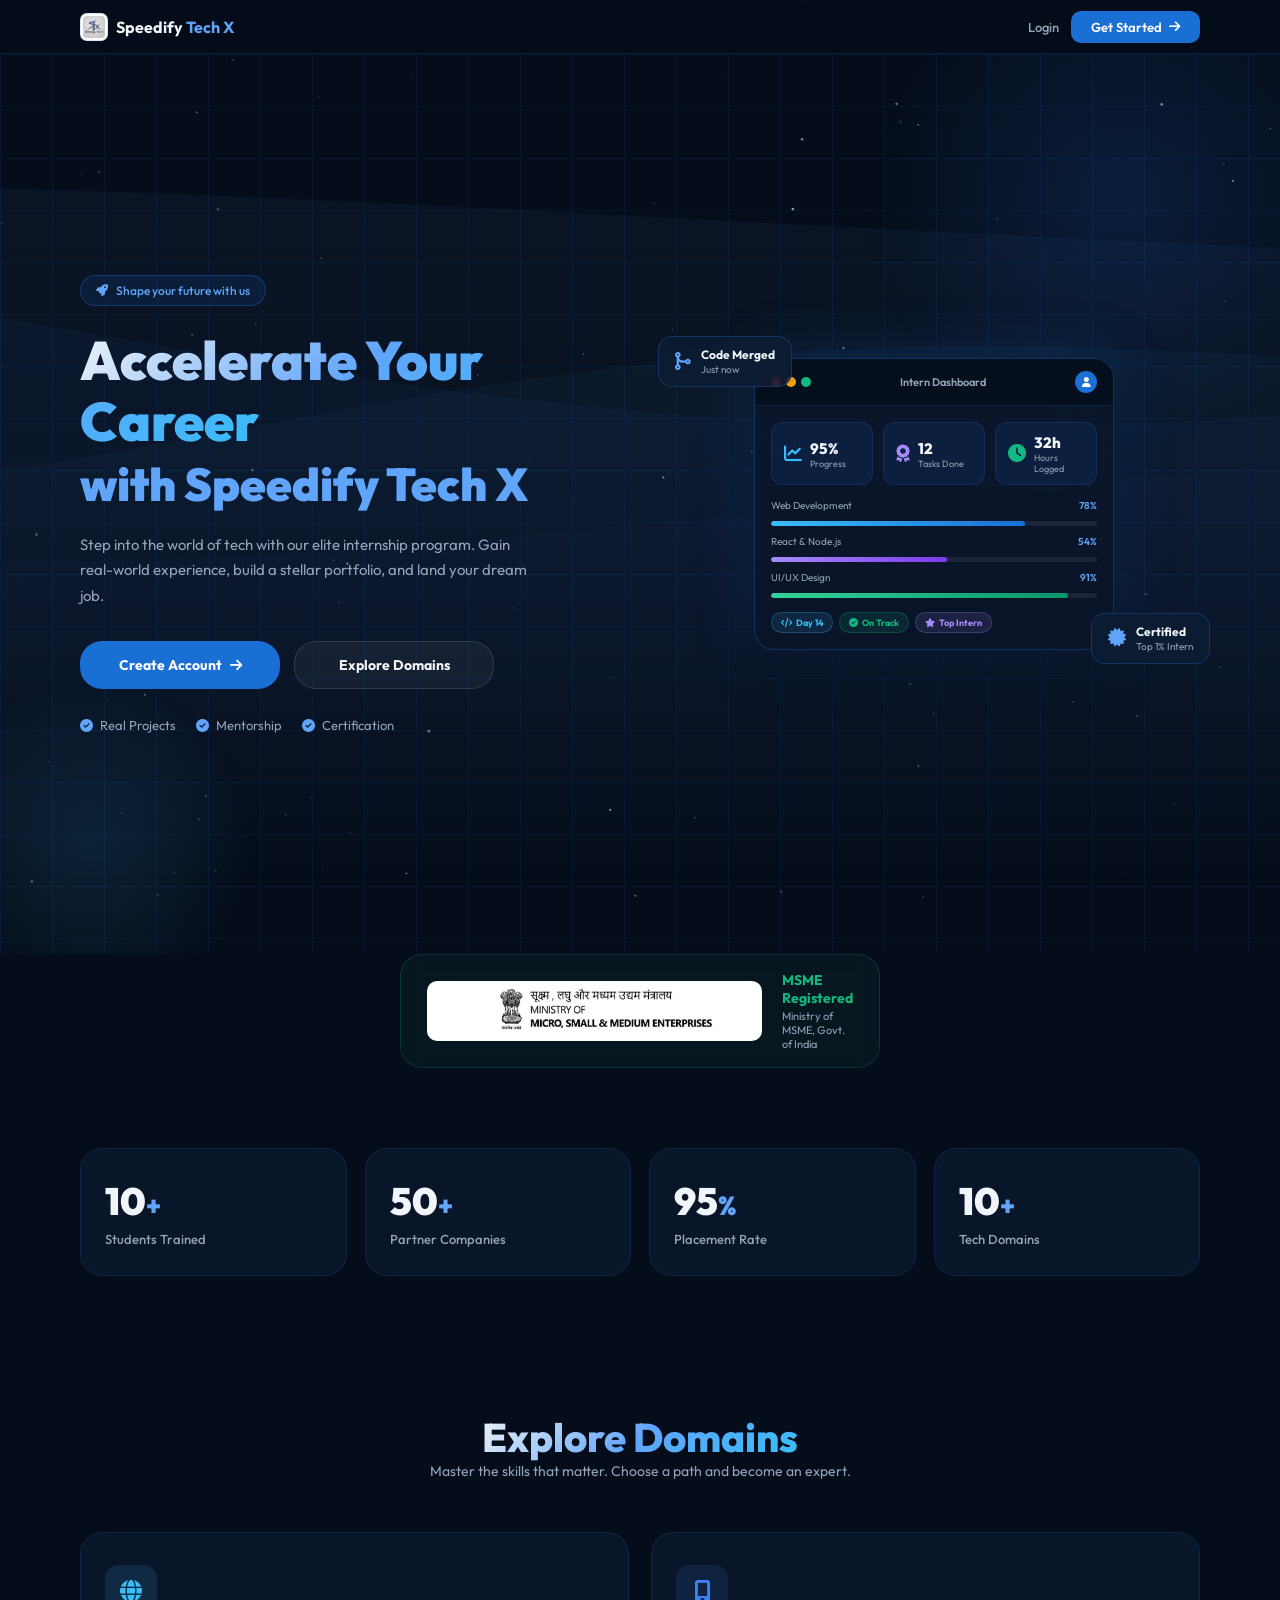
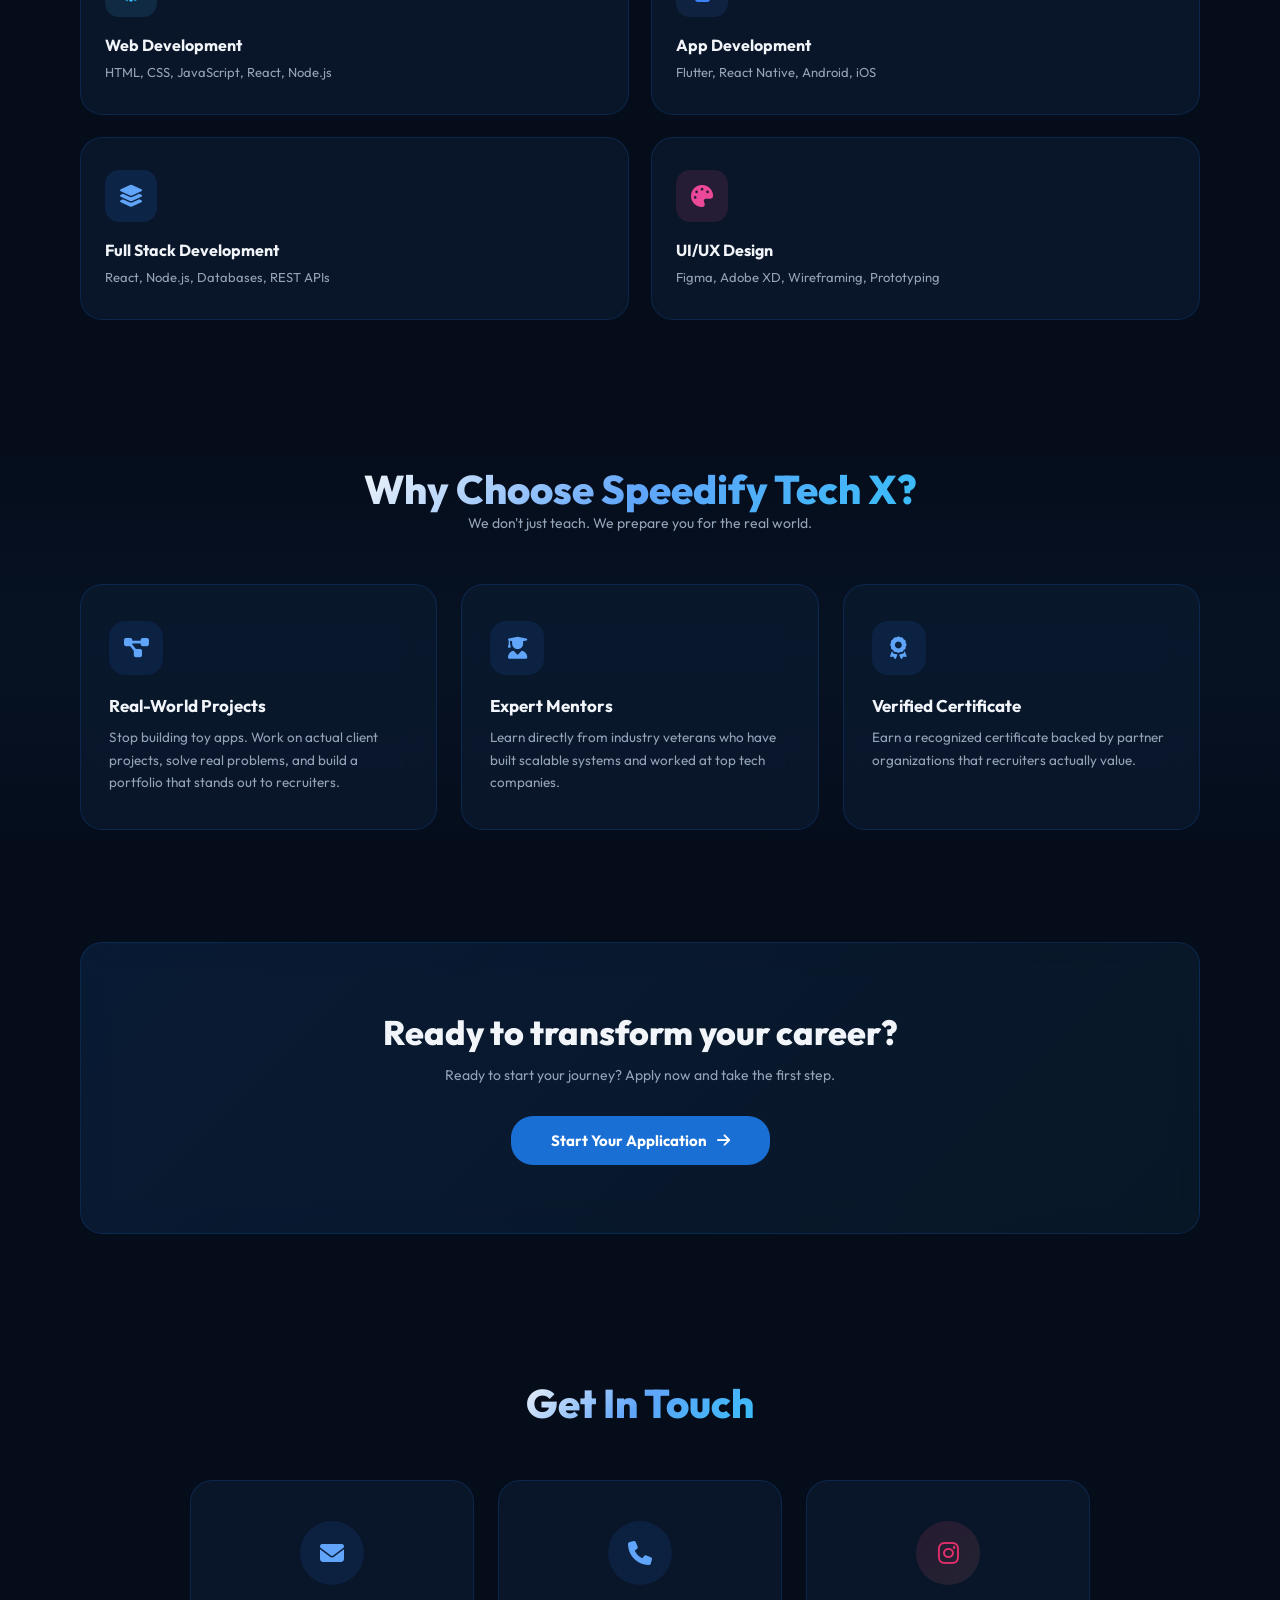
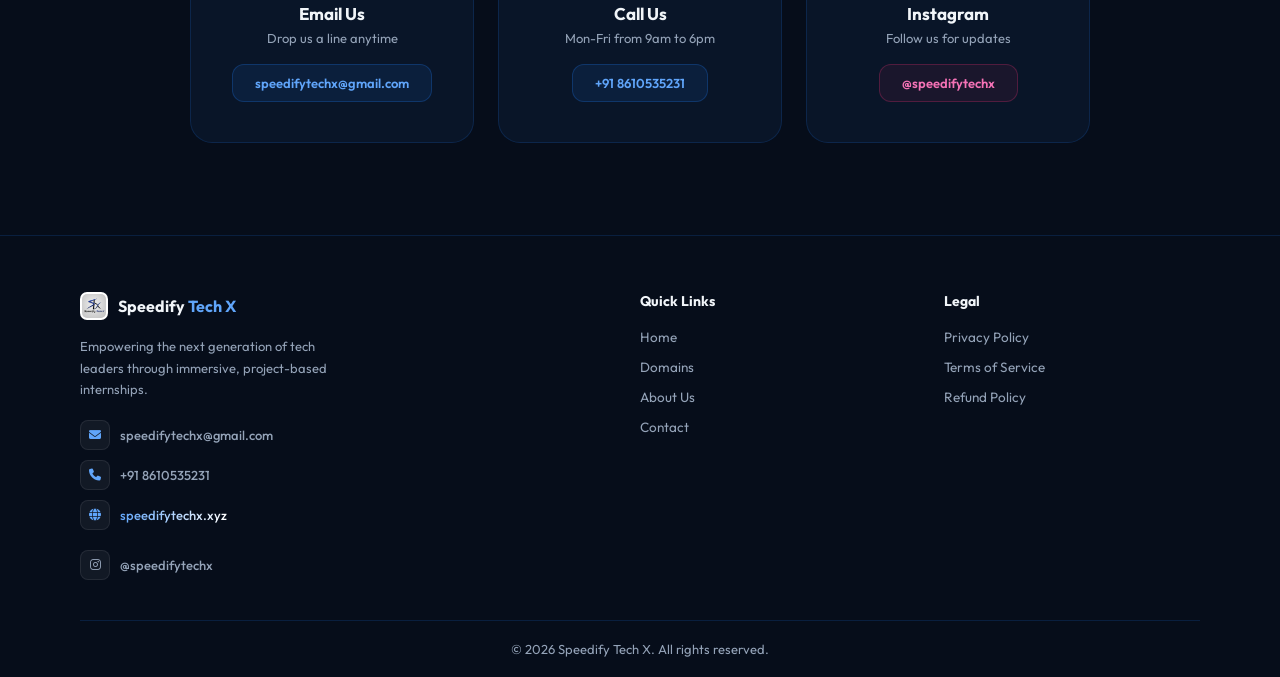
<file: landing.html>
<!DOCTYPE html>
<html lang="en">
<head>
  <meta charset="UTF-8">
  <meta name="viewport" content="width=device-width, initial-scale=1.0">
  <title>Speedify Tech X — Accelerate Your Career</title>
  <link rel="icon" type="image/jpeg" href="logo.jpeg">
  <link rel="preconnect" href="https://fonts.googleapis.com">
  <link rel="preconnect" href="https://fonts.gstatic.com" crossorigin>
  <link href="https://fonts.googleapis.com/css2?family=Outfit:wght@300;400;500;600;700;800;900&display=swap" rel="stylesheet">
  <link rel="stylesheet" href="https://cdnjs.cloudflare.com/ajax/libs/font-awesome/6.4.0/css/all.min.css">
  <link rel="stylesheet" href="landing.css?v=3">
</head>
<body>

  <!-- Particle canvas background -->
  <canvas id="particles-canvas"></canvas>

  <!-- NAVBAR -->
  <nav class="navbar">
    <div class="container nav-inner">
      <div class="nav-brand">
        <img src="logo.jpeg" alt="Speedify Tech X" class="nav-logo">
        <span class="nav-brand-name">Speedify <span>Tech X</span></span>
      </div>
      <div class="nav-actions">
        <a href="index.html#login" class="btn-nav-login">Login</a>
        <a href="index.html#apply" class="btn-nav-cta">Get Started <i class="fa-solid fa-arrow-right"></i></a>
      </div>
      <button class="btn-mobile-nav" id="mobileNavBtn" aria-label="Toggle navigation">
        <i class="fa-solid fa-bars" id="mobileNavIcon"></i>
      </button>
    </div>
    <div class="nav-mobile-drawer" id="mobileNavDrawer">
      <a href="#">Home</a>
      <a href="#domains">Domains</a>
      <a href="#contact">Contact</a>
      <a href="index.html#login">Login</a>
      <a href="index.html#apply">Get Started</a>
    </div>
  </nav>

  <!-- HERO -->
  <section class="hero-section">
    <div class="hero-grid-bg"></div>
    <div class="container hero">
      <div class="hero-left">
        <div class="hero-badge"><i class="fa-solid fa-rocket"></i> Shape your future with us</div>
        <h1 class="hero-title">
          <span class="hero-title-gradient">Accelerate Your Career</span><br>
          <span class="hero-title-accent">with Speedify Tech X</span>
        </h1>
        <p class="hero-desc">Step into the world of tech with our elite internship program. Gain real-world experience, build a stellar portfolio, and land your dream job.</p>
        <div class="hero-cta-row">
          <a href="index.html#apply" class="btn-hero-primary">Create Account <i class="fa-solid fa-arrow-right"></i></a>
          <a href="#domains" class="btn-hero-secondary">Explore Domains</a>
        </div>
        <div class="hero-trust-row">
          <span><i class="fa-solid fa-circle-check"></i> Real Projects</span>
          <span><i class="fa-solid fa-circle-check"></i> Mentorship</span>
          <span><i class="fa-solid fa-circle-check"></i> Certification</span>
        </div>
      </div>

      <!-- HERO RIGHT: 3D Dashboard Mockup -->
      <div class="hero-right">
        <div class="dashboard-mockup">
          <div class="mockup-topbar">
            <div class="mockup-dots">
              <span class="dot dot-red"></span>
              <span class="dot dot-yellow"></span>
              <span class="dot dot-green"></span>
            </div>
            <span class="mockup-title-bar">Intern Dashboard</span>
            <div class="mockup-avatar"><i class="fa-solid fa-user"></i></div>
          </div>
          <div class="mockup-body">
            <div class="mockup-stats-row">
              <div class="mockup-stat-card">
                <i class="fa-solid fa-chart-line mockup-stat-icon cyan-icon"></i>
                <div>
                  <div class="mockup-stat-val">95%</div>
                  <div class="mockup-stat-label">Progress</div>
                </div>
              </div>
              <div class="mockup-stat-card">
                <i class="fa-solid fa-award mockup-stat-icon purple-icon"></i>
                <div>
                  <div class="mockup-stat-val">12</div>
                  <div class="mockup-stat-label">Tasks Done</div>
                </div>
              </div>
              <div class="mockup-stat-card">
                <i class="fa-solid fa-clock mockup-stat-icon green-icon"></i>
                <div>
                  <div class="mockup-stat-val">32h</div>
                  <div class="mockup-stat-label">Hours Logged</div>
                </div>
              </div>
            </div>
            <div class="mockup-progress-section">
              <div class="mockup-progress-label">
                <span>Web Development</span><span class="mockup-percent">78%</span>
              </div>
              <div class="mockup-progress-track"><div class="mockup-progress-fill" style="width:78%;background:linear-gradient(90deg,#38bdf8,#1a6fd4)"></div></div>
              <div class="mockup-progress-label">
                <span>React & Node.js</span><span class="mockup-percent">54%</span>
              </div>
              <div class="mockup-progress-track"><div class="mockup-progress-fill" style="width:54%;background:linear-gradient(90deg,#a78bfa,#7c3aed)"></div></div>
              <div class="mockup-progress-label">
                <span>UI/UX Design</span><span class="mockup-percent">91%</span>
              </div>
              <div class="mockup-progress-track"><div class="mockup-progress-fill" style="width:91%;background:linear-gradient(90deg,#34d399,#059669)"></div></div>
            </div>
            <div class="mockup-badges-row">
              <span class="mockup-badge badge-blue"><i class="fa-solid fa-code"></i> Day 14</span>
              <span class="mockup-badge badge-green"><i class="fa-solid fa-circle-check"></i> On Track</span>
              <span class="mockup-badge badge-purple"><i class="fa-solid fa-star"></i> Top Intern</span>
            </div>
          </div>
        </div>
        <!-- Floating cards -->
        <div class="hero-float hero-float-tl">
          <i class="fa-solid fa-code-merge"></i>
          <div><strong>Code Merged</strong><span>Just now</span></div>
        </div>
        <div class="hero-float hero-float-br">
          <i class="fa-solid fa-certificate"></i>
          <div><strong>Certified</strong><span>Top 1% Intern</span></div>
        </div>
      </div>
    </div>
  </section>

  <!-- MSME BADGE -->
  <div class="container msme-wrap">
    <div class="msme-bar">
      <div class="msme-cert-img-wrap">
        <img src="msme.jpg" alt="MSME Certificate" class="msme-cert-img">
      </div>
      <div class="msme-right-text">
        <strong class="msme-registered-title">MSME Registered</strong>
        <p class="msme-registered-sub">Ministry of MSME, Govt. of India</p>
      </div>
    </div>
  </div>

  <!-- STATS -->
  <section class="stats-section">
    <div class="container">
      <div class="stats-grid">
        <div class="stat-card glass-card"><span class="stat-num">10<span class="stat-plus">+</span></span><span class="stat-label">Students Trained</span></div>
        <div class="stat-card glass-card"><span class="stat-num">50<span class="stat-plus">+</span></span><span class="stat-label">Partner Companies</span></div>
        <div class="stat-card glass-card"><span class="stat-num">95<span class="stat-plus">%</span></span><span class="stat-label">Placement Rate</span></div>
        <div class="stat-card glass-card"><span class="stat-num">10<span class="stat-plus">+</span></span><span class="stat-label">Tech Domains</span></div>
      </div>
    </div>
  </section>

  <!-- DOMAINS -->
  <section class="domains-section" id="domains">
    <div class="container">
      <div class="section-header">
        <h2 class="section-title-gradient">Explore <span>Domains</span></h2>
        <p>Master the skills that matter. Choose a path and become an expert.</p>
      </div>
      <div class="domains-grid">
        <div class="domain-card glass-card">
          <div class="domain-icon cyan"><i class="fa-solid fa-globe"></i></div>
          <h3>Web Development</h3>
          <p>HTML, CSS, JavaScript, React, Node.js</p>
        </div>
        <div class="domain-card glass-card">
          <div class="domain-icon blue"><i class="fa-solid fa-mobile-screen"></i></div>
          <h3>App Development</h3>
          <p>Flutter, React Native, Android, iOS</p>
        </div>
        <div class="domain-card glass-card">
          <div class="domain-icon purple"><i class="fa-solid fa-layer-group"></i></div>
          <h3>Full Stack Development</h3>
          <p>React, Node.js, Databases, REST APIs</p>
        </div>
        <div class="domain-card glass-card">
          <div class="domain-icon pink"><i class="fa-solid fa-palette"></i></div>
          <h3>UI/UX Design</h3>
          <p>Figma, Adobe XD, Wireframing, Prototyping</p>
        </div>
      </div>
    </div>
  </section>

  <!-- WHY CHOOSE -->
  <section class="why-section">
    <div class="container">
      <div class="section-header">
        <h2 class="section-title-gradient">Why Choose <span>Speedify Tech X?</span></h2>
        <p>We don't just teach. We prepare you for the real world.</p>
      </div>
      <div class="why-grid">
        <div class="why-card glass-card">
          <div class="why-icon"><i class="fa-solid fa-diagram-project"></i></div>
          <h3>Real-World Projects</h3>
          <p>Stop building toy apps. Work on actual client projects, solve real problems, and build a portfolio that stands out to recruiters.</p>
        </div>
        <div class="why-card glass-card">
          <div class="why-icon"><i class="fa-solid fa-user-graduate"></i></div>
          <h3>Expert Mentors</h3>
          <p>Learn directly from industry veterans who have built scalable systems and worked at top tech companies.</p>
        </div>
        <div class="why-card glass-card">
          <div class="why-icon"><i class="fa-solid fa-award"></i></div>
          <h3>Verified Certificate</h3>
          <p>Earn a recognized certificate backed by partner organizations that recruiters actually value.</p>
        </div>
      </div>
    </div>
  </section>

  <!-- CTA SECTION -->
  <section class="cta-section">
    <div class="container">
      <div class="cta-card glass-card">
        <h2>Ready to transform your career?</h2>
        <p>Ready to start your journey? Apply now and take the first step.</p>
        <div class="cta-btn-row">
          <a href="index.html#apply" class="btn-cta-full">Start Your Application <i class="fa-solid fa-arrow-right"></i></a>
        </div>
      </div>
    </div>
  </section>

  <!-- CONTACT -->
  <section class="contact-section" id="contact">
    <div class="container">
      <div class="section-header">
        <h2 class="section-title-gradient">Get In <span>Touch</span></h2>
      </div>
      <div class="contact-grid">
        <div class="contact-card glass-card">
          <div class="contact-icon"><i class="fa-solid fa-envelope"></i></div>
          <h3>Email Us</h3>
          <p>Drop us a line anytime</p>
          <a href="mailto:speedifytechx@gmail.com" class="contact-link">speedifytechx@gmail.com</a>
        </div>
        <div class="contact-card glass-card">
          <div class="contact-icon"><i class="fa-solid fa-phone"></i></div>
          <h3>Call Us</h3>
          <p>Mon-Fri from 9am to 6pm</p>
          <a href="tel:+918610535231" class="contact-link">+91 8610535231</a>
        </div>
        <div class="contact-card glass-card insta-card">
          <div class="contact-icon"><i class="fa-brands fa-instagram"></i></div>
          <h3>Instagram</h3>
          <p>Follow us for updates</p>
          <a href="https://www.instagram.com/speedifytechx?igsh=OW5lcGgxejd1MXJq" target="_blank" rel="noopener noreferrer" class="contact-link">@speedifytechx</a>
        </div>
      </div>
    </div>
  </section>

  <!-- FOOTER -->
  <footer class="footer">
    <div class="container">
      <div class="footer-main">
        <div class="footer-brand-col">
          <div class="footer-brand">
            <img src="logo.jpeg" alt="Speedify Tech X" class="footer-logo">
            <span class="footer-brand-name">Speedify <span>Tech X</span></span>
          </div>
          <p class="footer-brand-desc">Empowering the next generation of tech leaders through immersive, project-based internships.</p>
          <div class="footer-contact-list">
            <a href="mailto:speedifytechx@gmail.com" class="footer-contact-item footer-fade-in" style="animation-delay:0.1s">
              <i class="fa-solid fa-envelope"></i><span>speedifytechx@gmail.com</span>
            </a>
            <a href="tel:+918610535231" class="footer-contact-item footer-fade-in" style="animation-delay:0.2s">
              <i class="fa-solid fa-phone"></i><span>+91 8610535231</span>
            </a>
            <a href="https://speedifytechx.xyz/" target="_blank" rel="noopener noreferrer" class="footer-contact-item footer-contact-website footer-fade-in" style="animation-delay:0.3s">
              <i class="fa-solid fa-globe"></i><span>speedifytechx.xyz</span>
            </a>
          </div>
          <div class="footer-socials">
            <a href="https://www.instagram.com/speedifytechx?igsh=OW5lcGgxejd1MXJq" target="_blank" rel="noopener noreferrer" class="footer-social-link footer-fade-in" style="animation-delay:0.4s" aria-label="Instagram">
              <span class="footer-social-btn"><i class="fa-brands fa-instagram"></i></span>
              <span>@speedifytechx</span>
            </a>
          </div>
        </div>
        <div class="footer-links-col">
          <h4 class="footer-col-title">Quick Links</h4>
          <ul class="footer-link-list">
            <li><a href="#">Home</a></li>
            <li><a href="#domains">Domains</a></li>
            <li><a href="#">About Us</a></li>
            <li><a href="#contact">Contact</a></li>
          </ul>
        </div>
        <div class="footer-links-col">
          <h4 class="footer-col-title">Legal</h4>
          <ul class="footer-link-list">
            <li><a href="#">Privacy Policy</a></li>
            <li><a href="#">Terms of Service</a></li>
            <li><a href="#">Refund Policy</a></li>
          </ul>
        </div>
      </div>
      <div class="footer-bottom">
        <p>© 2026 Speedify Tech X. All rights reserved.</p>
      </div>
    </div>
  </footer>

  <!-- Scroll to top -->
  <button class="scroll-top" id="scrollTop" onclick="window.scrollTo({top:0,behavior:'smooth'})">
    <i class="fa-solid fa-arrow-up"></i>
  </button>

  <script>
    // Smooth scroll for anchor links
    document.querySelectorAll('a[href^="#"]').forEach(link => {
      link.addEventListener('click', e => {
        const target = document.querySelector(link.getAttribute('href'));
        if (target) {
          e.preventDefault();
          target.scrollIntoView({ behavior: 'smooth', block: 'start' });
        }
      });
    });

    // Scroll to top visibility
    window.addEventListener('scroll', () => {
      document.getElementById('scrollTop').style.opacity = window.scrollY > 300 ? '1' : '0';
    });

    // Mobile nav toggle
    const mobileNavBtn    = document.getElementById('mobileNavBtn');
    const mobileNavDrawer = document.getElementById('mobileNavDrawer');
    const mobileNavIcon   = document.getElementById('mobileNavIcon');
    if (mobileNavBtn && mobileNavDrawer) {
      mobileNavBtn.addEventListener('click', () => {
        const isOpen = mobileNavDrawer.classList.toggle('open');
        mobileNavIcon.className = isOpen ? 'fa-solid fa-xmark' : 'fa-solid fa-bars';
      });
      mobileNavDrawer.querySelectorAll('a').forEach(link => {
        link.addEventListener('click', () => {
          mobileNavDrawer.classList.remove('open');
          mobileNavIcon.className = 'fa-solid fa-bars';
        });
      });
    }

    // Meteor Shower + Aurora background animation
    (function initMeteorAurora() {
      const canvas = document.getElementById('particles-canvas');
      if (!canvas) return;
      const ctx = canvas.getContext('2d');
      let W = canvas.width = window.innerWidth;
      let H = canvas.height = window.innerHeight;

      // Aurora wave layers
      const auroraLayers = [
        { color: '30,115,230',  amp: 0.09, freq: 0.0012, speed: 0.0004, phase: 0,   yBase: 0.35, alpha: 0.07 },
        { color: '56,189,248',  amp: 0.07, freq: 0.0018, speed: 0.0006, phase: 2.1, yBase: 0.45, alpha: 0.05 },
        { color: '96,165,250',  amp: 0.06, freq: 0.0009, speed: 0.0003, phase: 4.5, yBase: 0.28, alpha: 0.06 },
        { color: '124,58,237',  amp: 0.05, freq: 0.0015, speed: 0.0005, phase: 1.3, yBase: 0.55, alpha: 0.04 },
      ];

      // Stars
      const stars = Array.from({ length: 120 }, () => ({
        x: Math.random() * W, y: Math.random() * H,
        r: Math.random() * 1.2 + 0.2,
        alpha: Math.random() * 0.6 + 0.1,
        twinkleSpeed: Math.random() * 0.02 + 0.005,
        twinkleOffset: Math.random() * Math.PI * 2,
      }));

      // Meteors
      function spawnMeteor() {
        return {
          x: Math.random() * W * 1.5, y: -20,
          len: Math.random() * 140 + 80,
          speed: Math.random() * 6 + 5,
          alpha: Math.random() * 0.6 + 0.3,
          angle: Math.PI / 4 + (Math.random() - 0.5) * 0.3,
          life: 1, decay: Math.random() * 0.018 + 0.012,
          width: Math.random() * 1.5 + 0.5,
          color: Math.random() > 0.5 ? '56,189,248' : '255,255,255',
        };
      }
      const meteors = [];
      let meteorTimer = 0;
      let t = 0;

      function draw() {
        ctx.clearRect(0, 0, W, H);
        t++;
        meteorTimer++;
        if (meteorTimer > 40 + Math.random() * 80) {
          meteors.push(spawnMeteor());
          if (Math.random() > 0.65) meteors.push(spawnMeteor());
          meteorTimer = 0;
        }

        // Aurora
        auroraLayers.forEach(layer => {
          layer.phase += layer.speed;
          ctx.beginPath();
          ctx.moveTo(0, H);
          for (let x = 0; x <= W; x += 4) {
            const y = H * layer.yBase + Math.sin(x * layer.freq + layer.phase) * H * layer.amp
                    + Math.sin(x * layer.freq * 1.7 + layer.phase * 1.3) * H * layer.amp * 0.5;
            ctx.lineTo(x, y);
          }
          ctx.lineTo(W, H); ctx.closePath();
          const grad = ctx.createLinearGradient(0, 0, 0, H);
          grad.addColorStop(0, `rgba(${layer.color},${layer.alpha})`);
          grad.addColorStop(0.5, `rgba(${layer.color},${layer.alpha * 0.6})`);
          grad.addColorStop(1, `rgba(${layer.color},0)`);
          ctx.fillStyle = grad; ctx.fill();
        });

        // Stars
        stars.forEach(s => {
          const twinkle = 0.4 + 0.6 * Math.abs(Math.sin(t * s.twinkleSpeed + s.twinkleOffset));
          ctx.beginPath(); ctx.arc(s.x, s.y, s.r, 0, Math.PI * 2);
          ctx.fillStyle = `rgba(200,220,255,${s.alpha * twinkle})`; ctx.fill();
        });

        // Meteors
        for (let i = meteors.length - 1; i >= 0; i--) {
          const m = meteors[i];
          m.x += Math.cos(m.angle) * m.speed;
          m.y += Math.sin(m.angle) * m.speed;
          m.life -= m.decay;
          if (m.life <= 0) { meteors.splice(i, 1); continue; }
          const tailX = m.x - Math.cos(m.angle) * m.len;
          const tailY = m.y - Math.sin(m.angle) * m.len;
          const grad = ctx.createLinearGradient(tailX, tailY, m.x, m.y);
          grad.addColorStop(0, `rgba(${m.color},0)`);
          grad.addColorStop(0.7, `rgba(${m.color},${m.alpha * m.life * 0.4})`);
          grad.addColorStop(1, `rgba(${m.color},${m.alpha * m.life})`);
          ctx.beginPath(); ctx.moveTo(tailX, tailY); ctx.lineTo(m.x, m.y);
          ctx.strokeStyle = grad; ctx.lineWidth = m.width; ctx.lineCap = 'round'; ctx.stroke();
          ctx.beginPath(); ctx.arc(m.x, m.y, m.width * 1.5, 0, Math.PI * 2);
          ctx.fillStyle = `rgba(${m.color},${m.alpha * m.life * 0.8})`; ctx.fill();
        }
        requestAnimationFrame(draw);
      }
      draw();
      window.addEventListener('resize', () => {
        W = canvas.width = window.innerWidth;
        H = canvas.height = window.innerHeight;
        stars.forEach(s => { s.x = Math.random() * W; s.y = Math.random() * H; });
      });
    })();

    // Intersection observer for scroll-reveal animations
    const observer = new IntersectionObserver((entries) => {
      entries.forEach(e => { if (e.isIntersecting) { e.target.classList.add('revealed'); observer.unobserve(e.target); } });
    }, { threshold: 0.12 });
    document.querySelectorAll('.glass-card, .stat-card, .hero-float').forEach(el => observer.observe(el));
  </script>
</body>
</html>
</file>
<file: landing.css>
/* Speedify Tech X — Landing Page CSS v3 */
*, *::before, *::after { margin: 0; padding: 0; box-sizing: border-box; }
html { width: 100%; min-height: 100vh; scroll-behavior: smooth; }

:root {
  --bg: #060d1a;
  --card: rgba(13, 30, 53, 0.55);
  --border: rgba(30,115,230,0.18);
  --border-hover: rgba(30,115,230,0.45);
  --purple: #1a6fd4;
  --purple-light: #60a5fa;
  --cyan: #38bdf8;
  --text: #f1f5f9;
  --muted: #94a3b8;
  --success: #10b981;
  --max-w: 1200px;
  --px: 60px;
  --radius: 22px;
  --btn-w: 200px;
}

body {
  font-family: 'Outfit', sans-serif;
  background: var(--bg);
  color: var(--text);
  overflow-x: hidden;
  width: 100%;
  min-height: 100vh;
}

/* ── PARTICLE CANVAS ──────────────────────────────────── */
#particles-canvas {
  position: fixed; top: 0; left: 0;
  width: 100%; height: 100%;
  z-index: 0; pointer-events: none;
}

/* ── FULL-WIDTH BASE ──────────────────────────────────── */
section, .navbar, .footer, .msme-wrap { width: 100%; }

/* ── CONTAINER ────────────────────────────────────────── */
.container {
  width: 100%; max-width: var(--max-w);
  margin-left: auto; margin-right: auto;
  padding-left: var(--px); padding-right: var(--px);
}

/* ── GLASS CARD ───────────────────────────────────────── */
.glass-card {
  background: var(--card);
  border: 1px solid var(--border);
  border-radius: var(--radius);
  backdrop-filter: blur(16px);
  -webkit-backdrop-filter: blur(16px);
  transition: border-color 0.3s ease, transform 0.3s ease, box-shadow 0.3s ease;
  opacity: 0;
  transform: translateY(18px);
}
.glass-card.revealed {
  opacity: 1;
  transform: translateY(0);
  transition: opacity 0.55s ease, transform 0.55s ease, border-color 0.3s ease, box-shadow 0.3s ease;
}
.glass-card:hover {
  border-color: var(--border-hover);
  box-shadow: 0 0 28px rgba(30,115,230,0.18);
}

/* ── GRADIENT TEXT UTILITY ────────────────────────────── */
.hero-title-gradient,
.section-title-gradient {
  background: linear-gradient(135deg, #f1f5f9 0%, #60a5fa 50%, #38bdf8 100%);
  -webkit-background-clip: text;
  background-clip: text;
  -webkit-text-fill-color: transparent;
  display: inline;
}

/* ── NAVBAR ───────────────────────────────────────────── */
.navbar {
  height: 54px;
  position: sticky; top: 0; z-index: 100;
  background: rgba(6,13,26,0.82);
  backdrop-filter: blur(14px);
  border-bottom: 1px solid var(--border);
}
.nav-inner {
  display: flex; align-items: center;
  justify-content: space-between;
  height: 100%; padding-top: 0; padding-bottom: 0;
}
.nav-brand { display: flex; align-items: center; gap: 8px; }
.nav-logo {
  width: 28px; height: 28px;
  border-radius: 7px; object-fit: contain;
  background: #fff; border: 1px solid var(--border); padding: 2px;
}
.nav-brand-name { font-size: 16px; font-weight: 700; color: var(--text); }
.nav-brand-name span { color: var(--purple-light); }
.nav-actions { display: flex; align-items: center; gap: 12px; }
.btn-nav-login {
  color: var(--muted); text-decoration: none;
  font-size: 13px; font-weight: 500; transition: color 0.2s;
}
.btn-nav-login:hover { color: var(--text); }
.btn-nav-cta {
  background: var(--purple); color: #fff;
  padding: 8px 20px; border-radius: 10px;
  text-decoration: none; font-size: 13px; font-weight: 600;
  display: flex; align-items: center; gap: 7px;
  transition: all 0.25s; box-shadow: 0 0 0 0 rgba(30,115,230,0);
}
.btn-nav-cta:hover {
  background: #1558b0; transform: translateY(-1px);
  box-shadow: 0 0 18px rgba(30,115,230,0.5);
}

/* ── HERO SECTION ─────────────────────────────────────── */
.hero-section {
  position: relative; width: 100%;
  min-height: 100vh; overflow: hidden;
  z-index: 1;
}
.hero-grid-bg {
  position: absolute; inset: 0;
  background-image:
    linear-gradient(rgba(30,115,230,0.08) 1px, transparent 1px),
    linear-gradient(90deg, rgba(30,115,230,0.08) 1px, transparent 1px);
  background-size: 52px 52px;
  pointer-events: none; z-index: 0;
  animation: gridPulse 6s ease-in-out infinite alternate;
}
@keyframes gridPulse { 0% { opacity: 0.55; } 100% { opacity: 1; } }

.hero-section::before {
  content: '';
  position: absolute; width: 520px; height: 520px; border-radius: 50%;
  background: radial-gradient(circle, rgba(30,115,230,0.16) 0%, transparent 70%);
  top: -120px; right: -100px; pointer-events: none; z-index: 0;
  animation: orbFloat 10s ease-in-out infinite alternate;
}
.hero-section::after {
  content: '';
  position: absolute; width: 340px; height: 340px; border-radius: 50%;
  background: radial-gradient(circle, rgba(56,189,248,0.12) 0%, transparent 70%);
  bottom: -60px; left: -80px; pointer-events: none; z-index: 0;
  animation: orbFloat 13s ease-in-out infinite alternate-reverse;
}
@keyframes orbFloat {
  0% { transform: translate(0,0) scale(1); }
  100% { transform: translate(28px,38px) scale(1.08); }
}

.hero {
  min-height: 100vh;
  display: flex; align-items: center; justify-content: space-between;
  padding-top: 60px; padding-bottom: 60px; gap: 56px;
  position: relative; z-index: 1;
}
.hero-left { flex: 1; max-width: 540px; z-index: 1; }
.hero-badge {
  display: inline-flex; align-items: center; gap: 8px;
  background: rgba(30,115,230,0.12); border: 1px solid rgba(30,115,230,0.35);
  color: var(--purple-light); padding: 7px 15px; border-radius: 30px;
  font-size: 12px; font-weight: 500; margin-bottom: 24px;
}
.hero-title {
  font-size: clamp(34px, 4.5vw, 54px);
  font-weight: 900; line-height: 1.12; margin-bottom: 20px;
}
.hero-title-accent { color: var(--purple-light); font-size: 0.85em; }
.hero-desc {
  font-size: 15px; color: var(--muted);
  line-height: 1.72; margin-bottom: 32px; max-width: 460px;
}

/* ── HERO BUTTONS ─────────────────────────────────────── */
.hero-cta-row {
  display: flex; gap: 14px; margin-bottom: 28px;
}
.btn-hero-primary, .btn-hero-secondary {
  width: var(--btn-w);
  padding: 14px 24px; border-radius: var(--radius);
  text-decoration: none; font-size: 14px; font-weight: 700;
  display: flex; align-items: center; justify-content: center; gap: 8px;
  transition: all 0.25s; box-shadow: 0 0 0 0 transparent;
}
.btn-hero-primary {
  background: var(--purple); color: #fff;
}
.btn-hero-primary:hover {
  background: #1558b0; transform: translateY(-2px);
  box-shadow: 0 0 24px rgba(26,111,212,0.55);
}
.btn-hero-secondary {
  background: rgba(255,255,255,0.05); color: var(--text);
  border: 1px solid rgba(255,255,255,0.12);
}
.btn-hero-secondary:hover {
  background: rgba(255,255,255,0.1);
  box-shadow: 0 0 18px rgba(255,255,255,0.08);
}

.hero-trust-row {
  display: flex; gap: 20px; font-size: 13px;
  color: var(--muted); flex-wrap: wrap;
}
.hero-trust-row i { color: var(--purple-light); margin-right: 4px; }

/* ── HERO RIGHT ───────────────────────────────────────── */
.hero-right {
  flex: 1; display: flex; align-items: center;
  justify-content: center; position: relative;
  min-height: 420px; z-index: 1;
}

/* ── DASHBOARD MOCKUP ─────────────────────────────────── */
.dashboard-mockup {
  width: 360px;
  background: rgba(10,20,40,0.7);
  border: 1px solid rgba(30,115,230,0.3);
  border-radius: 20px;
  backdrop-filter: blur(20px);
  box-shadow: 0 0 60px rgba(26,111,212,0.25), 0 20px 40px rgba(0,0,0,0.5);
  overflow: hidden;
  animation: mockupFloat 6s ease-in-out infinite alternate;
  transform-style: preserve-3d;
  perspective: 1000px;
}
@keyframes mockupFloat {
  0%  { transform: translateY(0) rotateX(2deg) rotateY(-4deg); }
  100%{ transform: translateY(-14px) rotateX(-2deg) rotateY(4deg); }
}
.mockup-topbar {
  display: flex; align-items: center; gap: 8px;
  padding: 12px 16px;
  background: rgba(6,13,26,0.8);
  border-bottom: 1px solid rgba(30,115,230,0.2);
}
.mockup-dots { display: flex; gap: 5px; }
.dot { width: 10px; height: 10px; border-radius: 50%; }
.dot-red    { background: #f43f5e; }
.dot-yellow { background: #f59e0b; }
.dot-green  { background: #10b981; }
.mockup-title-bar {
  flex: 1; text-align: center; font-size: 11px;
  font-weight: 600; color: var(--muted);
}
.mockup-avatar {
  width: 22px; height: 22px; border-radius: 50%;
  background: var(--purple); display: flex; align-items: center;
  justify-content: center; font-size: 10px; color: #fff;
}

.mockup-body { padding: 16px; display: flex; flex-direction: column; gap: 14px; }
.mockup-stats-row { display: flex; gap: 10px; }
.mockup-stat-card {
  flex: 1; background: rgba(30,115,230,0.1);
  border: 1px solid rgba(30,115,230,0.2);
  border-radius: 12px; padding: 10px 12px;
  display: flex; align-items: center; gap: 8px;
}
.mockup-stat-icon { font-size: 18px; flex-shrink: 0; }
.cyan-icon   { color: #38bdf8; }
.purple-icon { color: #a78bfa; }
.green-icon  { color: #10b981; }
.mockup-stat-val  { font-size: 15px; font-weight: 800; color: var(--text); }
.mockup-stat-label{ font-size: 9px; color: var(--muted); }

.mockup-progress-section { display: flex; flex-direction: column; gap: 9px; }
.mockup-progress-label {
  display: flex; justify-content: space-between;
  font-size: 10px; color: var(--muted);
}
.mockup-percent { color: var(--purple-light); font-weight: 600; }
.mockup-progress-track {
  height: 5px; background: rgba(255,255,255,0.07);
  border-radius: 3px; overflow: hidden;
}
.mockup-progress-fill {
  height: 100%; border-radius: 3px;
  animation: fillAnim 1.6s ease forwards;
}
@keyframes fillAnim { from { width: 0; } }

.mockup-badges-row { display: flex; gap: 6px; flex-wrap: wrap; }
.mockup-badge {
  padding: 4px 9px; border-radius: 20px;
  font-size: 9px; font-weight: 700;
  display: flex; align-items: center; gap: 4px;
}
.badge-blue   { background: rgba(56,189,248,0.12); color: #38bdf8; border: 1px solid rgba(56,189,248,0.25); }
.badge-green  { background: rgba(16,185,129,0.12); color: #10b981; border: 1px solid rgba(16,185,129,0.25); }
.badge-purple { background: rgba(167,139,250,0.12); color: #a78bfa; border: 1px solid rgba(167,139,250,0.25); }

/* ── FLOATING CARDS ───────────────────────────────────── */
.hero-float {
  position: absolute;
  display: flex; align-items: center; gap: 10px;
  background: rgba(13,30,53,0.75);
  border: 1px solid rgba(30,115,230,0.3);
  border-radius: 14px;
  padding: 10px 16px;
  backdrop-filter: blur(14px);
  font-size: 12px; font-weight: 600;
  color: var(--text);
  animation: floatCard 5s ease-in-out infinite alternate;
  opacity: 0; transform: translateY(10px);
}
.hero-float.revealed { opacity: 1; transform: translateY(0); }
.hero-float i { font-size: 18px; color: var(--purple-light); }
.hero-float span { display: block; font-size: 10px; font-weight: 400; color: var(--muted); margin-top: 1px; }
.hero-float-tl { top: 10%; left: -10px; animation-delay: 0.3s; }
.hero-float-br { bottom: 12%; right: -10px; animation-delay: 0.8s; }
@keyframes floatCard {
  0%  { transform: translateY(0); }
  100%{ transform: translateY(-8px); }
}

/* ── MSME BAR ─────────────────────────────────────────── */
.msme-wrap { padding-top: 0; padding-bottom: 40px; position: relative; z-index: 1; }
.msme-bar {
  background: rgba(16,185,129,0.06);
  border: 1px solid rgba(16,185,129,0.2);
  border-radius: var(--radius);
  padding: 16px 28px;
  display: flex; align-items: center; justify-content: center;
  gap: 20px; max-width: 480px; margin: 0 auto;
  backdrop-filter: blur(10px);
}
.msme-cert-img-wrap {
  background: #fff; border-radius: 10px; overflow: hidden;
  flex-shrink: 0; height: 60px; display: flex;
  align-items: center; padding: 4px 8px;
}
.msme-cert-img { height: 52px; width: auto; object-fit: contain; display: block; }
.msme-right-text { display: flex; flex-direction: column; gap: 2px; }
.msme-registered-title { color: var(--success); font-size: 14px; font-weight: 700; }
.msme-registered-sub { color: var(--muted); font-size: 11px; }

/* ── STATS ────────────────────────────────────────────── */
.stats-section { padding: 40px 0 64px; position: relative; z-index: 1; }
.stats-grid { display: grid; grid-template-columns: repeat(4, 1fr); gap: 18px; }
.stat-card {
  padding: 28px 24px;
  display: flex; flex-direction: column; gap: 6px;
}
.stat-num { font-size: 38px; font-weight: 900; color: var(--text); }
.stat-plus { color: var(--purple-light); font-size: 26px; }
.stat-label { color: var(--muted); font-size: 13px; font-weight: 500; }

/* ── SECTION HEADER ───────────────────────────────────── */
.section-header { text-align: center; margin-bottom: 52px; }
.section-header h2 { font-size: clamp(26px, 4vw, 40px); font-weight: 800; margin-bottom: 12px; }
.section-header h2 span { color: var(--purple-light); }
.section-header p { color: var(--muted); font-size: 14px; max-width: 480px; margin: 0 auto; }

/* ── DOMAINS ──────────────────────────────────────────── */
.domains-section { padding: 72px 0; position: relative; z-index: 1; }
.domains-grid { display: grid; grid-template-columns: repeat(2, 1fr); gap: 22px; }
.domain-card { padding: 32px 24px; cursor: default; }
.domain-icon {
  width: 52px; height: 52px; border-radius: 14px;
  display: flex; align-items: center; justify-content: center;
  font-size: 22px; margin-bottom: 18px;
}
.domain-icon.cyan   { background: rgba(56,189,248,0.12); color: #38bdf8; }
.domain-icon.purple { background: rgba(30,115,230,0.15); color: var(--purple-light); }
.domain-icon.pink   { background: rgba(236,72,153,0.12); color: #ec4899; }
.domain-icon.blue   { background: rgba(59,130,246,0.12); color: #3b82f6; }
.domain-card h3 { font-size: 16px; font-weight: 700; margin-bottom: 7px; }
.domain-card p  { font-size: 13px; color: var(--muted); line-height: 1.55; }

/* ── WHY SECTION ──────────────────────────────────────── */
.why-section {
  padding: 72px 0;
  background: linear-gradient(180deg, transparent 0%, rgba(26,111,212,0.05) 50%, transparent 100%);
  position: relative; z-index: 1;
}
.why-grid { display: grid; grid-template-columns: repeat(3, 1fr); gap: 24px; }
.why-card { padding: 36px 28px; }
.why-icon {
  width: 54px; height: 54px; background: rgba(30,115,230,0.12);
  border-radius: 16px; display: flex; align-items: center;
  justify-content: center; font-size: 22px; color: var(--purple-light); margin-bottom: 20px;
}
.why-card h3 { font-size: 17px; font-weight: 700; margin-bottom: 10px; }
.why-card p  { font-size: 13.5px; color: var(--muted); line-height: 1.65; }

/* ── CTA ──────────────────────────────────────────────── */
.cta-section { padding: 40px 0 72px; position: relative; z-index: 1; }
.cta-card {
  background: linear-gradient(135deg, rgba(26,111,212,0.14) 0%, rgba(56,189,248,0.06) 100%);
  padding: 68px 48px; text-align: center;
}
.cta-card h2 { font-size: clamp(22px, 3vw, 34px); font-weight: 800; margin-bottom: 12px; }
.cta-card p  { color: var(--muted); font-size: 14px; margin-bottom: 32px; }
.cta-btn-row { display: flex; justify-content: center; }
.btn-cta-full {
  display: inline-flex; align-items: center; justify-content: center;
  gap: 10px; background: var(--purple); color: #fff;
  padding: 15px 40px; border-radius: var(--radius);
  text-decoration: none; font-size: 15px; font-weight: 700;
  min-width: var(--btn-w); transition: all 0.25s;
}
.btn-cta-full:hover {
  background: #1558b0; transform: translateY(-2px);
  box-shadow: 0 0 28px rgba(26,111,212,0.55);
}

/* ── CONTACT ──────────────────────────────────────────── */
.contact-section { padding: 72px 0; position: relative; z-index: 1; }
.contact-grid { display: grid; grid-template-columns: repeat(3, 1fr); gap: 24px; max-width: 900px; margin: 0 auto; }
.contact-card { padding: 40px 28px; text-align: center; }
.contact-icon {
  width: 64px; height: 64px; background: rgba(30,115,230,0.12);
  border-radius: 50%; display: flex; align-items: center;
  justify-content: center; font-size: 24px; color: var(--purple-light); margin: 0 auto 18px;
}
.contact-card h3 { font-size: 17px; font-weight: 700; margin-bottom: 6px; }
.contact-card p  { color: var(--muted); font-size: 13px; margin-bottom: 18px; }
.contact-link {
  display: inline-block; background: rgba(30,115,230,0.1);
  border: 1px solid rgba(30,115,230,0.28); color: var(--purple-light);
  padding: 10px 22px; border-radius: 12px;
  text-decoration: none; font-size: 13px; font-weight: 600;
  transition: all 0.25s;
}
.contact-link:hover {
  background: rgba(30,115,230,0.22);
  box-shadow: 0 0 16px rgba(30,115,230,0.35);
}
.contact-card.insta-card .contact-icon {
  background: linear-gradient(135deg, rgba(225,48,108,0.14), rgba(253,160,133,0.1));
  color: #e1306c;
}
.contact-card.insta-card .contact-link {
  background: rgba(225,48,108,0.08); border-color: rgba(225,48,108,0.28); color: #f472b6;
}
.contact-card.insta-card .contact-link:hover {
  background: rgba(225,48,108,0.18);
  box-shadow: 0 0 16px rgba(225,48,108,0.3);
}

/* ── FOOTER ───────────────────────────────────────────── */
.footer { border-top: 1px solid var(--border); margin-top: 20px; position: relative; z-index: 1; }
.footer-main { display: grid; grid-template-columns: 2fr 1fr 1fr; gap: 48px; padding: 56px 0 40px; }
.footer-brand-col { display: flex; flex-direction: column; gap: 16px; }
.footer-brand { display: flex; align-items: center; gap: 10px; }
.footer-logo { width: 28px; height: 28px; border-radius: 7px; object-fit: contain; background: #fff; padding: 2px; }
.footer-brand-name { font-size: 16px; font-weight: 700; color: var(--text); }
.footer-brand-name span { color: var(--purple-light); }
.footer-brand-desc { color: var(--muted); font-size: 13px; line-height: 1.65; max-width: 280px; }

@keyframes footerFadeUp { from { opacity: 0; transform: translateY(12px); } to { opacity: 1; transform: translateY(0); } }
@keyframes footerIconPulse { 0%,100% { box-shadow: 0 0 0 0 rgba(26,111,212,0.35); } 50% { box-shadow: 0 0 0 6px rgba(26,111,212,0); } }
@keyframes footerLinkShimmer { 0% { background-position: 200% center; } 100% { background-position: -200% center; } }

.footer-fade-in { opacity: 0; animation: footerFadeUp 0.65s ease forwards; }
.footer-contact-list { display: flex; flex-direction: column; gap: 10px; margin-top: 4px; }
.footer-contact-item {
  display: inline-flex; align-items: center; gap: 10px;
  color: var(--muted); text-decoration: none;
  font-size: 13px; font-weight: 500;
  transition: color 0.25s ease, transform 0.25s ease;
}
.footer-contact-item i {
  width: 30px; height: 30px; border-radius: 8px;
  background: rgba(255,255,255,0.05); border: 1px solid rgba(255,255,255,0.08);
  display: flex; align-items: center; justify-content: center;
  font-size: 12px; color: var(--purple-light); flex-shrink: 0;
  transition: background 0.25s ease, transform 0.25s ease, box-shadow 0.25s ease;
}
.footer-contact-item:hover { color: var(--text); transform: translateX(5px); }
.footer-contact-item:hover i {
  background: rgba(26,111,212,0.2); border-color: rgba(30,115,230,0.38);
  transform: scale(1.08); animation: footerIconPulse 1.4s ease infinite;
}
.footer-contact-website span {
  background: linear-gradient(90deg, var(--purple-light), #fff, var(--purple-light));
  background-size: 200% auto;
  -webkit-background-clip: text; background-clip: text;
  -webkit-text-fill-color: transparent;
  animation: footerLinkShimmer 4s linear infinite;
}
.footer-socials { display: flex; gap: 10px; margin-top: 4px; justify-content: flex-start; }
.footer-social-link {
  display: inline-flex; align-items: center; gap: 10px;
  color: var(--muted); text-decoration: none; font-size: 13px; font-weight: 500;
  transition: color 0.2s ease, transform 0.2s ease;
}
.footer-social-link:hover { color: var(--text); transform: translateX(4px); }
.footer-social-btn {
  width: 30px; height: 30px; border-radius: 8px;
  background: rgba(255,255,255,0.05); border: 1px solid rgba(255,255,255,0.08);
  color: var(--muted); display: flex; align-items: center; justify-content: center;
  font-size: 12px; transition: all 0.2s; flex-shrink: 0;
}
.footer-social-link:hover .footer-social-btn {
  background: rgba(30,115,230,0.18); border-color: rgba(30,115,230,0.35); color: var(--purple-light);
}
.footer-links-col { display: flex; flex-direction: column; gap: 12px; }
.footer-col-title { font-size: 14px; font-weight: 700; color: var(--text); margin-bottom: 4px; }
.footer-link-list { list-style: none; display: flex; flex-direction: column; gap: 10px; }
.footer-link-list a { color: var(--muted); text-decoration: none; font-size: 13.5px; transition: color 0.2s; }
.footer-link-list a:hover { color: var(--purple-light); }
.footer-bottom {
  padding: 20px 0; border-top: 1px solid var(--border);
  display: flex; align-items: center; justify-content: center; flex-wrap: wrap; gap: 12px;
}
.footer-bottom p { color: var(--muted); font-size: 13px; }

/* ── SCROLL TO TOP ────────────────────────────────────── */
.scroll-top {
  position: fixed; bottom: 28px; right: 28px;
  width: 44px; height: 44px; background: var(--purple); color: #fff;
  border: none; border-radius: 50%; cursor: pointer; font-size: 16px;
  display: flex; align-items: center; justify-content: center;
  opacity: 0; transition: opacity 0.3s, transform 0.2s, box-shadow 0.2s;
  box-shadow: 0 4px 16px rgba(26,111,212,0.45);
}
.scroll-top:hover { transform: translateY(-3px); box-shadow: 0 0 20px rgba(30,115,230,0.6); }

/* ── MOBILE NAV ───────────────────────────────────────── */
.btn-mobile-nav {
  display: none; background: transparent; border: none;
  color: var(--text); font-size: 20px; cursor: pointer;
  padding: 4px 8px; border-radius: 8px; transition: background 0.2s;
}
.btn-mobile-nav:hover { background: rgba(255,255,255,0.08); }
.nav-mobile-drawer {
  display: none; flex-direction: column; gap: 0;
  background: rgba(6,13,26,0.97); border-top: 1px solid var(--border);
  padding: 10px var(--px);
  position: absolute; top: 54px; left: 0; right: 0;
  z-index: 99; backdrop-filter: blur(14px);
}
.nav-mobile-drawer.open { display: flex; }
.nav-mobile-drawer a {
  color: var(--muted); text-decoration: none; font-size: 14px;
  font-weight: 500; padding: 12px 0;
  border-bottom: 1px solid var(--border); transition: color 0.2s;
}
.nav-mobile-drawer a:last-child { border-bottom: none; }
.nav-mobile-drawer a:hover { color: var(--text); }

/* ── RESPONSIVE ───────────────────────────────────────── */
@media (max-width: 1280px) { :root { --px: 40px; } }

@media (max-width: 1024px) {
  :root { --px: 28px; }
  .hero { flex-direction: column; align-items: center; padding-top: 48px; padding-bottom: 48px; text-align: center; gap: 48px; }
  .hero-left { max-width: 100%; width: 100%; display: flex; flex-direction: column; align-items: center; }
  .hero-desc { margin-left: auto; margin-right: auto; }
  .hero-badge, .hero-trust-row { justify-content: center; }
  .hero-cta-row { justify-content: center; }
  .hero-right { min-height: 380px; width: 100%; }
  .stats-grid { grid-template-columns: repeat(2, 1fr); }
  .domains-grid { grid-template-columns: repeat(2, 1fr); }
  .why-grid { grid-template-columns: 1fr; }
  .contact-grid { grid-template-columns: 1fr 1fr; }
  .footer-main { grid-template-columns: 1fr 1fr; gap: 32px; padding-top: 40px; padding-bottom: 32px; }
  .footer-brand-col { grid-column: 1 / -1; }
}

@media (max-width: 768px) {
  .dashboard-mockup { width: 300px; }
  .mockup-stats-row { gap: 7px; }
  .mockup-stat-card { padding: 8px 10px; }
}

@media (max-width: 640px) {
  :root { --px: 20px; --btn-w: 100%; }
  .navbar { position: relative; }
  .nav-inner { gap: 12px; }
  .btn-mobile-nav { display: block; margin-left: auto; flex-shrink: 0; }
  .nav-actions { display: none; }
  .nav-brand-name { font-size: 15px; }
  .hero { min-height: auto; gap: 36px; padding-top: 40px; padding-bottom: 40px; }
  .hero-title { font-size: clamp(28px, 8vw, 42px); }
  .hero-desc { font-size: 13px; }
  .hero-cta-row { flex-direction: column; align-items: center; width: 100%; }
  .btn-hero-primary, .btn-hero-secondary { padding: 13px 20px; }
  .hero-right { min-height: 320px; }
  .dashboard-mockup { width: 280px; }
  .hero-float { display: none; }
  .msme-bar { flex-direction: column; text-align: center; width: 100%; max-width: 100%; align-items: center; padding: 14px 18px; }
  .msme-cert-img-wrap { width: 100%; max-width: 280px; justify-content: center; }
  .msme-cert-img { max-width: 100%; width: auto; height: auto; max-height: 52px; object-fit: contain; }
  .msme-right-text { align-items: center; text-align: center; }
  .stats-grid { grid-template-columns: 1fr 1fr; gap: 12px; }
  .stat-card { padding: 20px 16px; align-items: center; text-align: center; }
  .stat-num { font-size: 30px; }
  .domains-grid { grid-template-columns: 1fr 1fr; gap: 12px; }
  .domain-card { padding: 22px 14px; display: flex; flex-direction: column; align-items: center; text-align: center; }
  .why-card { display: flex; flex-direction: column; align-items: center; text-align: center; }
  .cta-card { padding: 44px 22px; }
  .btn-cta-full { width: 100%; }
  .contact-grid { grid-template-columns: 1fr; }
  .footer-main { grid-template-columns: 1fr; gap: 24px; padding-top: 28px; padding-bottom: 20px; }
  .footer-brand-col { grid-column: auto; align-items: center; text-align: center; }
  .footer-brand { justify-content: center; }
  .footer-brand-desc { max-width: 100%; text-align: center; }
  .footer-contact-list { align-items: center; width: 100%; }
  .footer-contact-item { max-width: 320px; width: 100%; }
  .footer-socials { justify-content: flex-start; width: 100%; }
  .footer-links-col { align-items: center; text-align: center; }
  .footer-link-list { align-items: center; }
  .footer-bottom { flex-direction: column; text-align: center; }
  .scroll-top { bottom: 16px; right: 16px; width: 40px; height: 40px; font-size: 14px; }
}

@media (max-width: 400px) {
  :root { --px: 14px; }
  .domains-grid { grid-template-columns: 1fr; }
  .stats-grid { grid-template-columns: 1fr; }
  .hero-trust-row { flex-direction: column; align-items: center; gap: 8px; }
}
</file>
